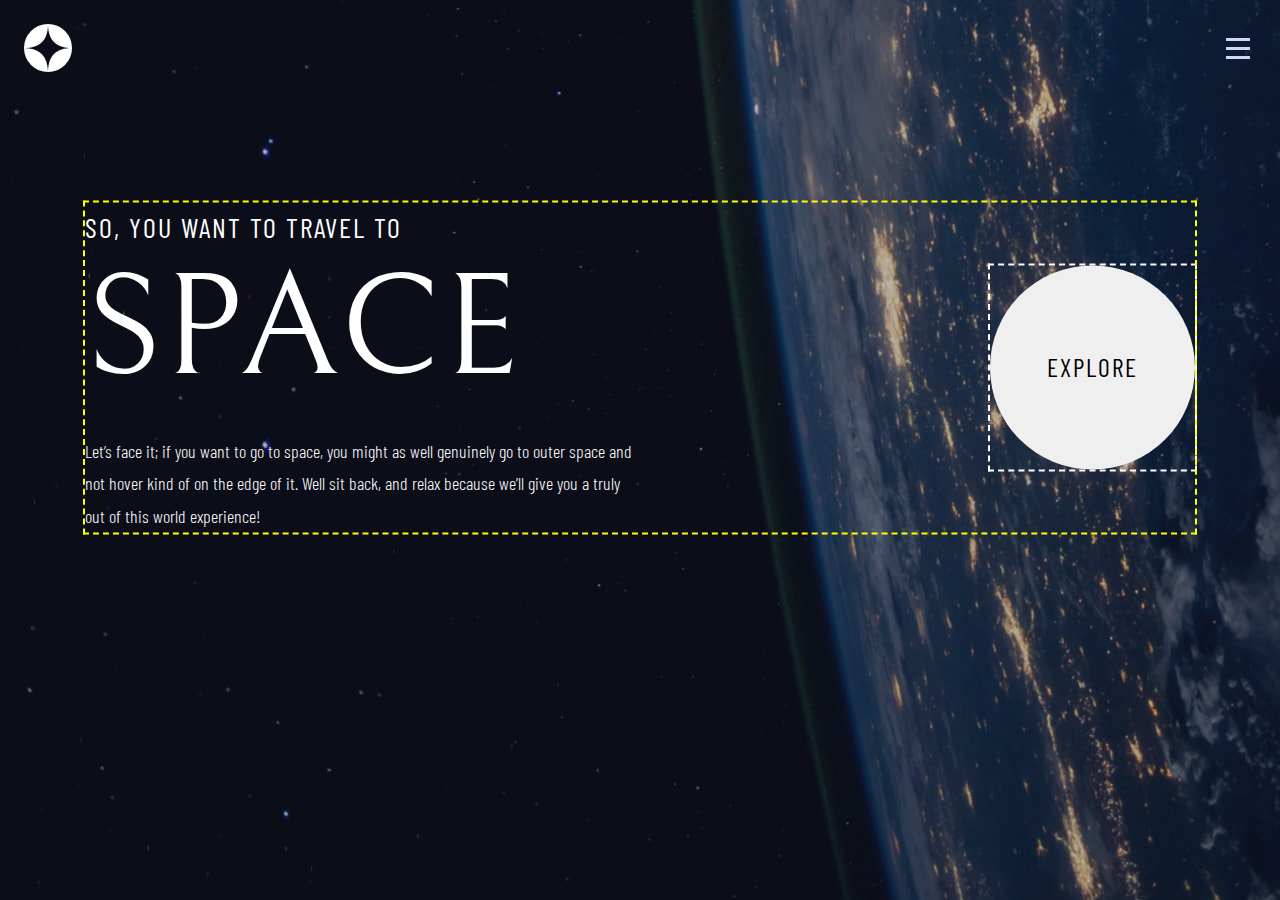
<file: starter-code/index.html>
<!DOCTYPE html>
<html lang="en">
<head>
  <meta charset="UTF-8">
  <meta name="viewport" content="width=device-width, initial-scale=1.0">

  <link rel="icon" type="image/png" sizes="32x32" href="./assets/favicon-32x32.png">
  <link rel="stylesheet" href="home.css" media="all">
  <script src="main.js" defer></script>
  <link rel="preconnect" href="https://fonts.googleapis.com">
  <link rel="preconnect" href="https://fonts.gstatic.com" crossorigin>
  <link href="https://fonts.googleapis.com/css2?family=Barlow+Condensed:ital,wght@0,100;0,200;0,300;0,400;0,500;0,600;0,700;0,800;0,900;1,100;1,200;1,300;1,400;1,500;1,600;1,700;1,800;1,900&family=Bellefair&display=swap" rel="stylesheet">

  <title>Frontend Mentor | Space tourism website</title>
</head>
<body class="overlay-homepage">

	<div class="wrapper">
		<header>
			<nav class="nav-wrapper">
			  <img src="./assets/shared/logo.svg" alt="">
			  <button class="hamburger-btn-open"><img src="./assets/shared/icon-hamburger.svg" alt=""></button>
			  <div class="nav-menu-drawer h" >
				  <button class="hamburger-btn-close"><img src="./assets/shared/icon-close.svg" alt=""></button>
				  <ul class= "list-wrapper">
					  <li role="list"><a class="li-item" href="./index.html"><span>00</span> Home</a></li>
					  <li role="list"><a class="li-item" href="./destination.html"><span>01</span> Destination</a></li>
					  <li role="list"><a class="li-item" href="./crew.html"><span>02</span> Crew</a></li>
					  <li role="list"><a class="li-item" href="./technology.html"><span>03</span> Technology</a></li>
				  </ul>
			</div>
			</nav> 
		</header>
		<main class="card-wrapper">
			<div class="card">
				<h1 class="card--title">So, you want to travel to</br>
		  <span>Space</span>
			</h1>
			  <p>
				Let’s face it; if you want to go to space, you might as well genuinely go to 
				outer space and not hover kind of on the edge of it. Well sit back, and relax 
				because we’ll give you a truly out of this world experience!
			  </p>

			</div>
			  <div class="explore-btn-wrapper"><button class="explore-btn">Explore</button></div>
		</main>
	</div>



</body>
</html>
</file>
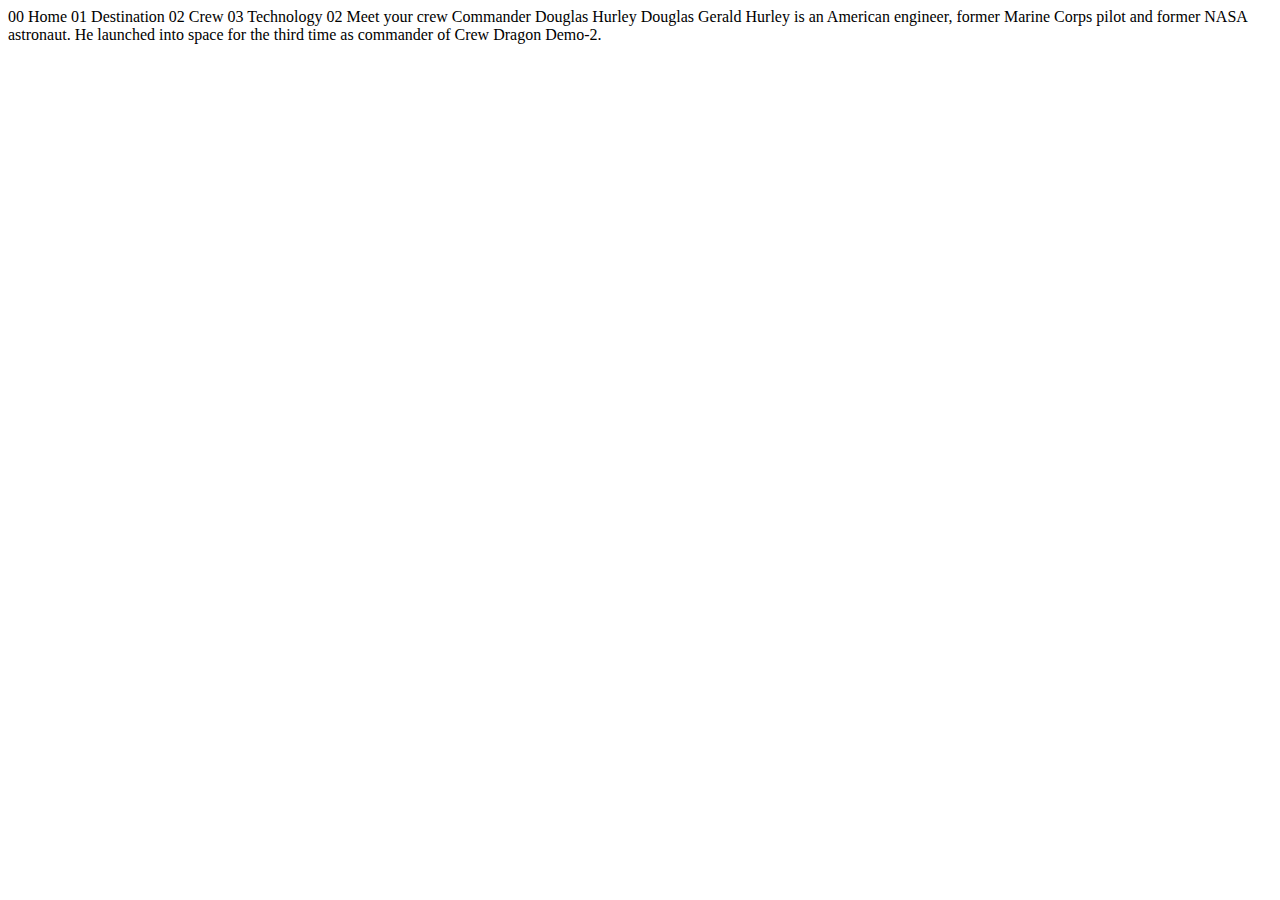
<file: starter-code/crew-commander.html>
<!DOCTYPE html>
<html lang="en">
<head>
  <meta charset="UTF-8">
  <meta name="viewport" content="width=device-width, initial-scale=1.0">

  <link rel="icon" type="image/png" sizes="32x32" href="./assets/favicon-32x32.png">
  
  <title>Frontend Mentor | Space tourism website</title>
</head>
<body>

  00 Home
  01 Destination
  02 Crew
  03 Technology

  02 Meet your crew

  Commander
  Douglas Hurley

  Douglas Gerald Hurley is an American engineer, former Marine Corps pilot 
  and former NASA astronaut. He launched into space for the third time as 
  commander of Crew Dragon Demo-2.
</body>
</html>
</file>
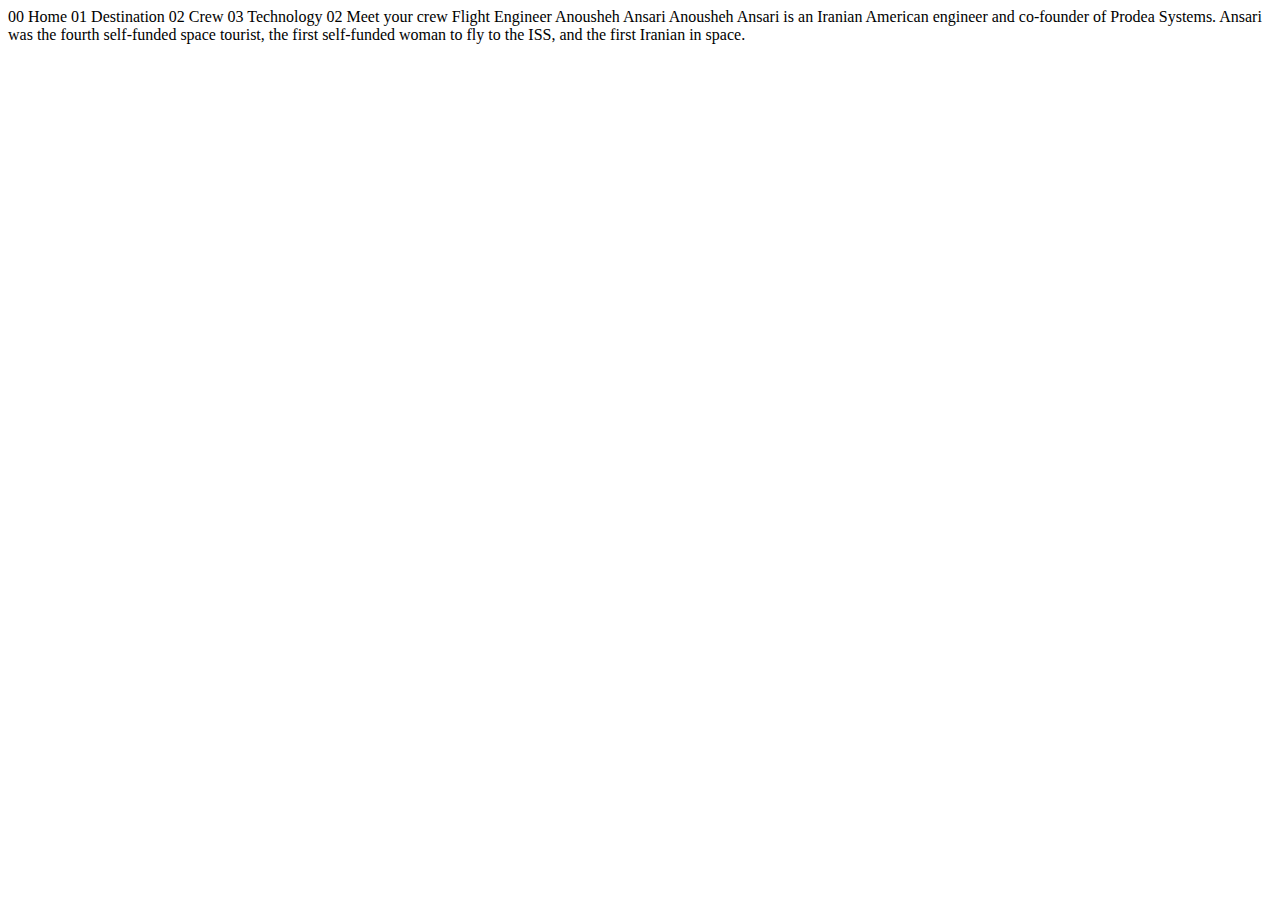
<file: starter-code/crew-engineer.html>
<!DOCTYPE html>
<html lang="en">
<head>
  <meta charset="UTF-8">
  <meta name="viewport" content="width=device-width, initial-scale=1.0">

  <link rel="icon" type="image/png" sizes="32x32" href="./assets/favicon-32x32.png">
  
  <title>Frontend Mentor | Space tourism website</title>
</head>
<body>

  00 Home
  01 Destination
  02 Crew
  03 Technology

  02 Meet your crew

  Flight Engineer
  Anousheh Ansari

  Anousheh Ansari is an Iranian American engineer and co-founder of Prodea Systems. 
  Ansari was the fourth self-funded space tourist, the first self-funded woman to 
  fly to the ISS, and the first Iranian in space. 
</body>
</html>
</file>
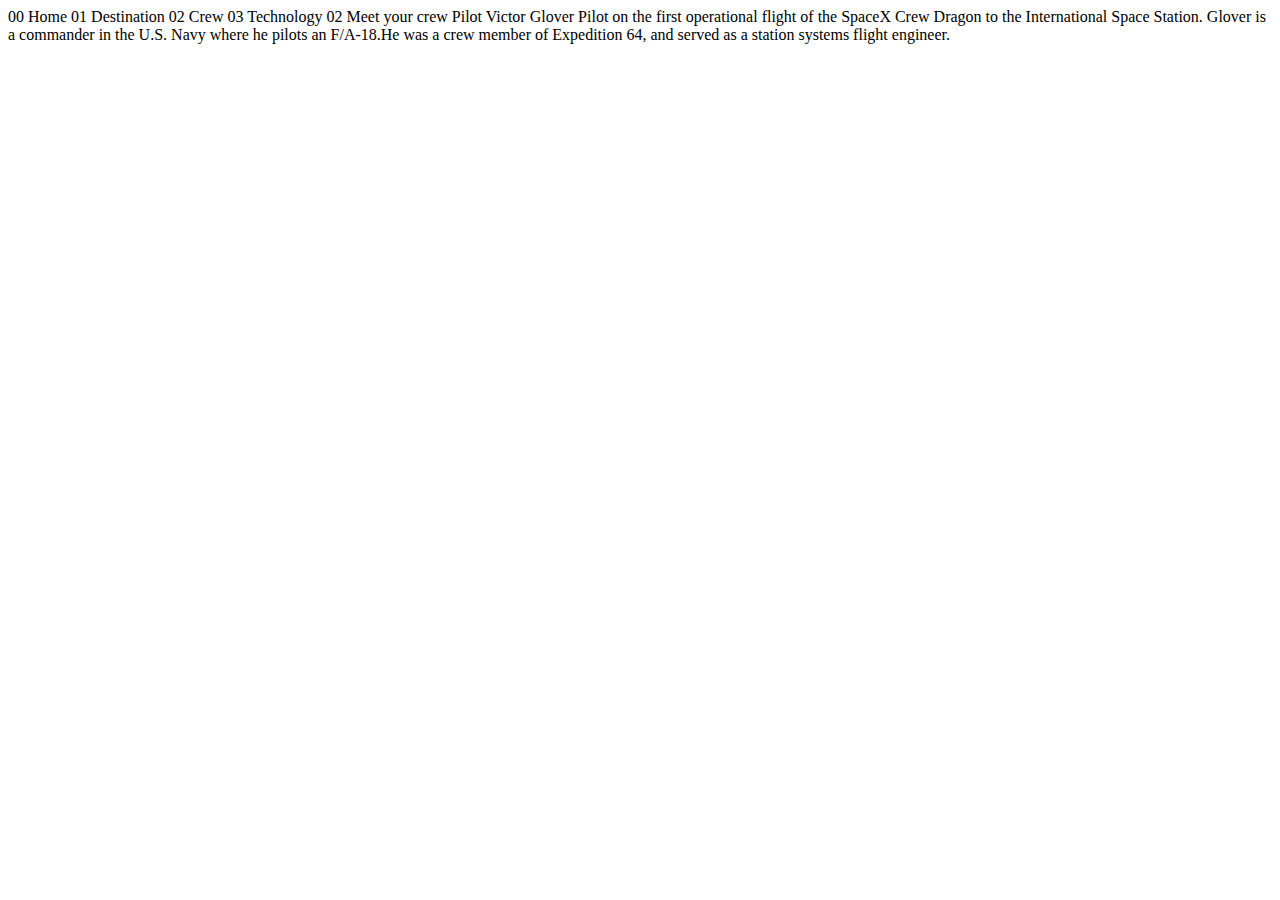
<file: starter-code/crew-pilot.html>
<!DOCTYPE html>
<html lang="en">
<head>
  <meta charset="UTF-8">
  <meta name="viewport" content="width=device-width, initial-scale=1.0">

  <link rel="icon" type="image/png" sizes="32x32" href="./assets/favicon-32x32.png">
  
  <title>Frontend Mentor | Space tourism website</title>
</head>
<body>

  00 Home
  01 Destination
  02 Crew
  03 Technology

  02 Meet your crew

  Pilot
  Victor Glover

  Pilot on the first operational flight of the SpaceX Crew Dragon to the 
  International Space Station. Glover is a commander in the U.S. Navy where 
  he pilots an F/A-18.He was a crew member of Expedition 64, and served as a 
  station systems flight engineer. 
</body>
</html>
</file>
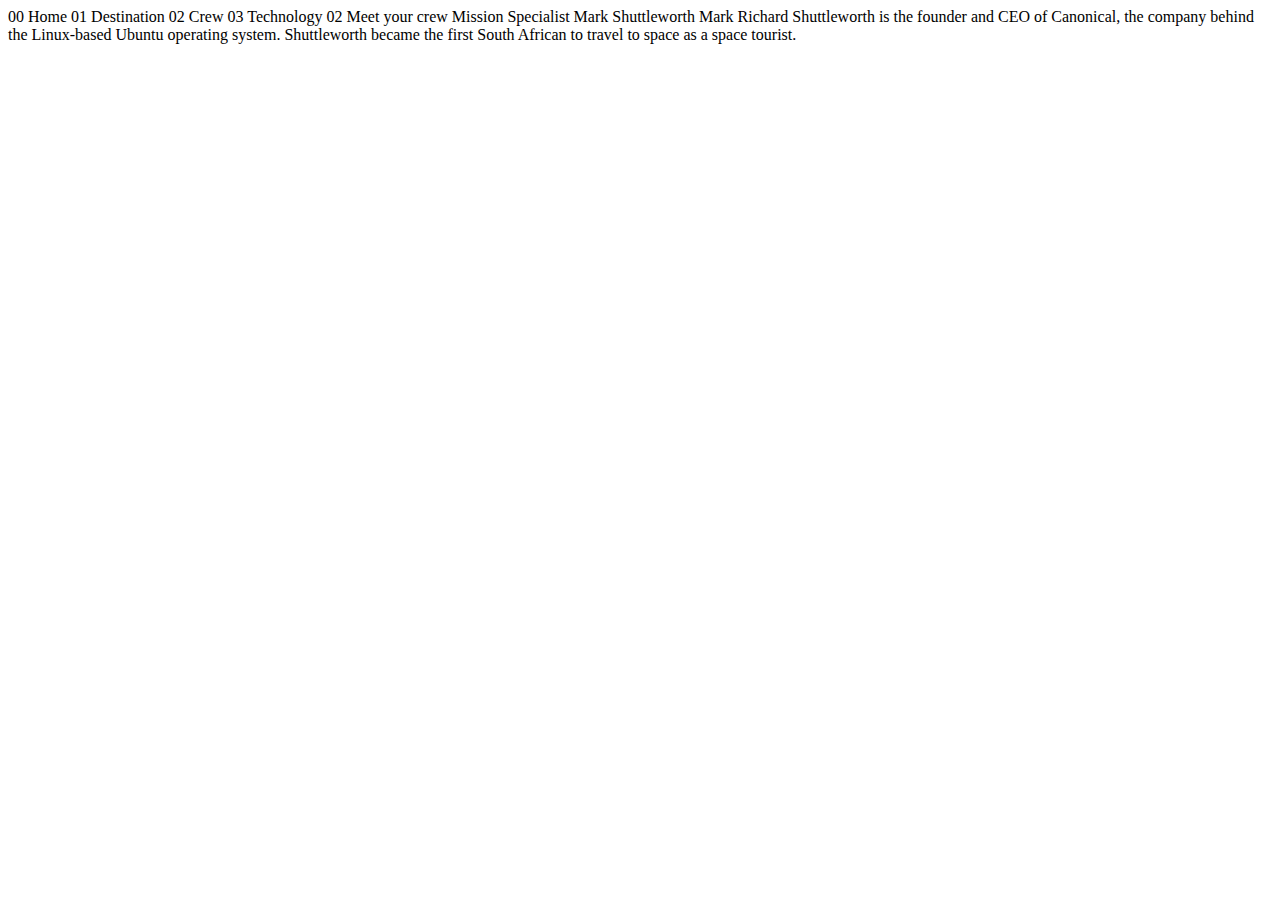
<file: starter-code/crew-specialist.html>
<!DOCTYPE html>
<html lang="en">
<head>
  <meta charset="UTF-8">
  <meta name="viewport" content="width=device-width, initial-scale=1.0">

  <link rel="icon" type="image/png" sizes="32x32" href="./assets/favicon-32x32.png">
  
  <title>Frontend Mentor | Space tourism website</title>
</head>
<body>

  00 Home
  01 Destination
  02 Crew
  03 Technology

  02 Meet your crew

  Mission Specialist
  Mark Shuttleworth

  Mark Richard Shuttleworth is the founder and CEO of Canonical, the company behind 
  the Linux-based Ubuntu operating system. Shuttleworth became the first South 
  African to travel to space as a space tourist.
</body>
</html>
</file>
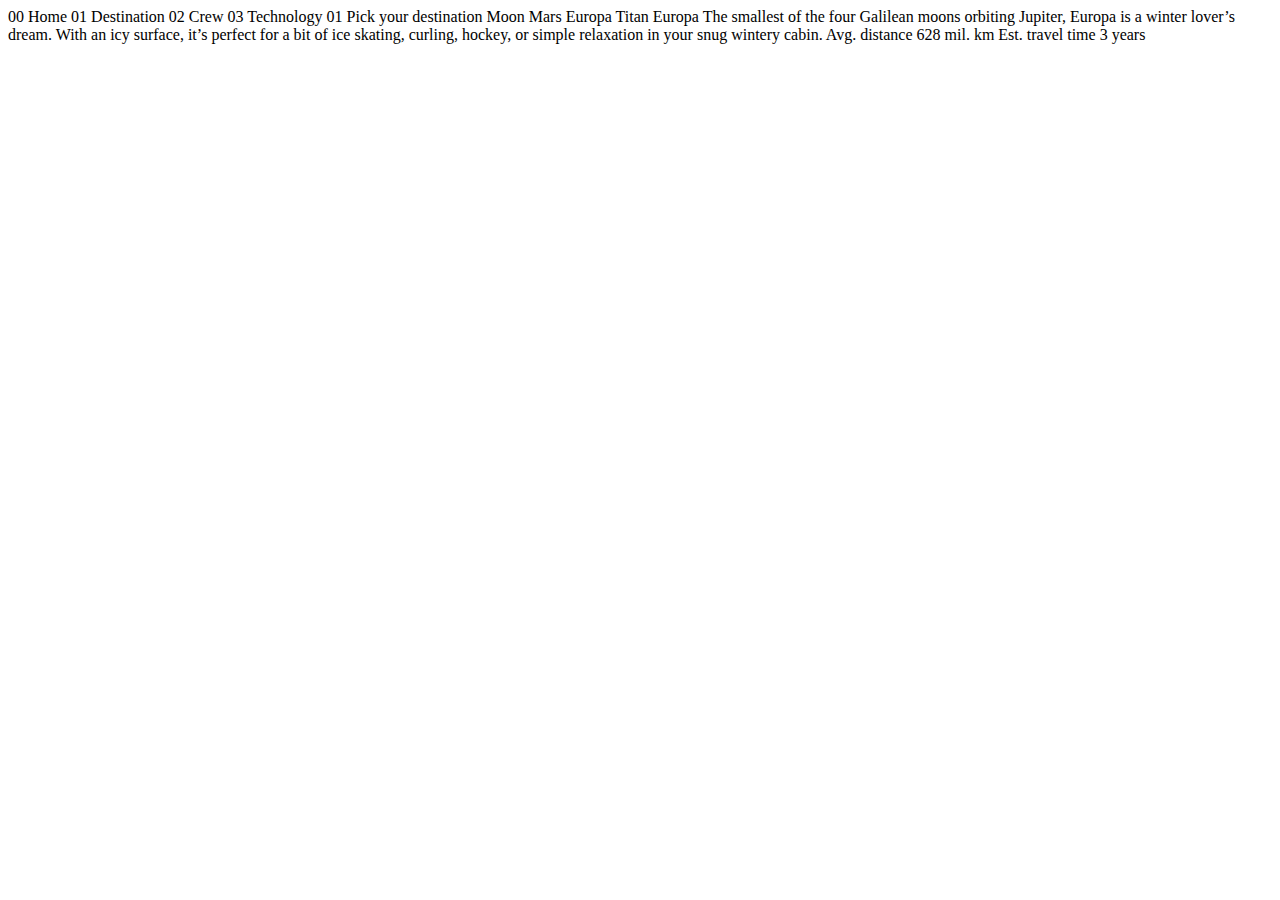
<file: starter-code/destination-europa.html>
<!DOCTYPE html>
<html lang="en">
<head>
  <meta charset="UTF-8">
  <meta name="viewport" content="width=device-width, initial-scale=1.0">

  <link rel="icon" type="image/png" sizes="32x32" href="./assets/favicon-32x32.png">
  
  <title>Frontend Mentor | Space tourism website</title>
</head>
<body>

  00 Home
  01 Destination
  02 Crew
  03 Technology

  01 Pick your destination

  Moon
  Mars
  Europa
  Titan

  Europa

  The smallest of the four Galilean moons orbiting Jupiter, Europa is a 
  winter lover’s dream. With an icy surface, it’s perfect for a bit of 
  ice skating, curling, hockey, or simple relaxation in your snug 
  wintery cabin.

  Avg. distance
  628 mil. km

  Est. travel time
  3 years
</body>
</html>
</file>
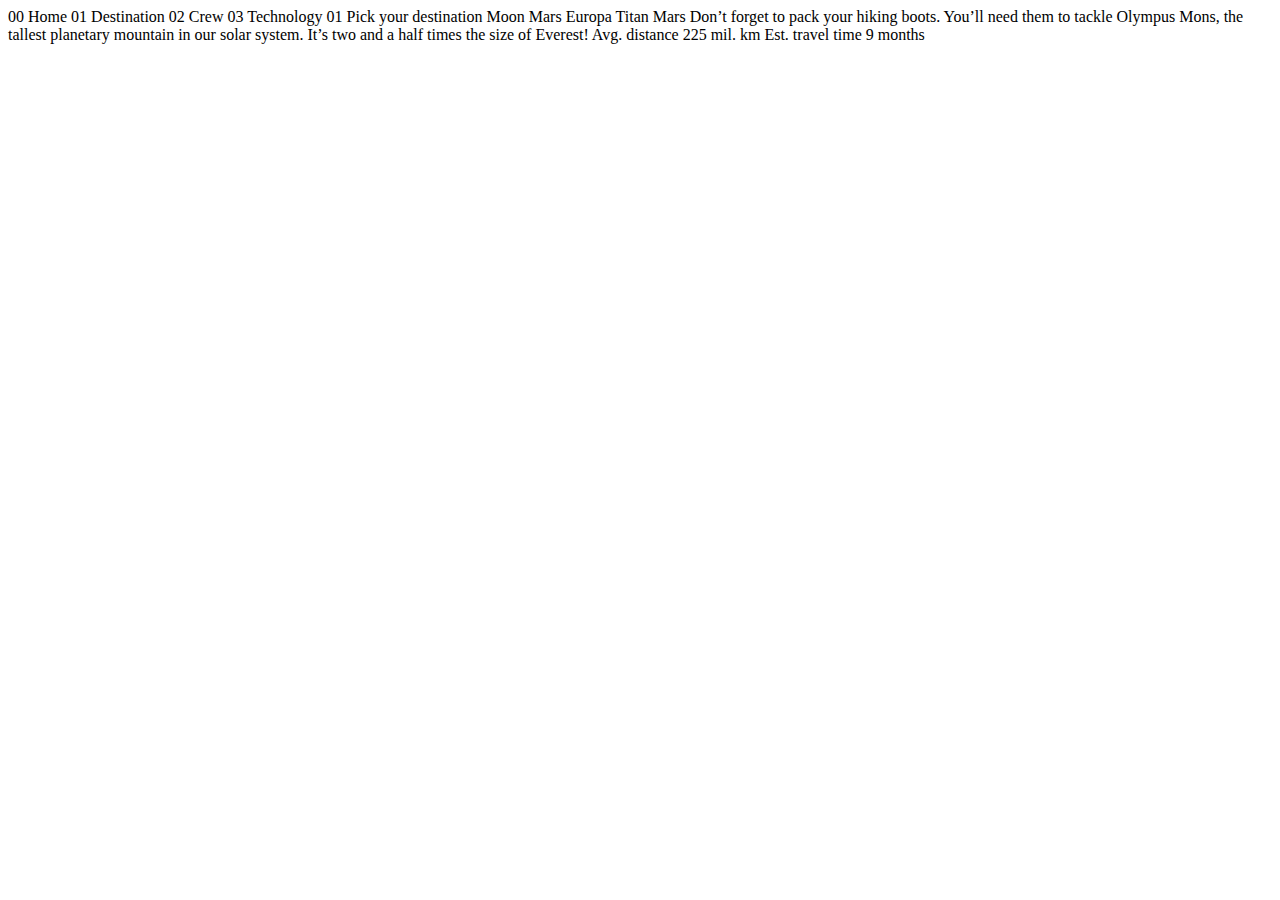
<file: starter-code/destination-mars.html>
<!DOCTYPE html>
<html lang="en">
<head>
  <meta charset="UTF-8">
  <meta name="viewport" content="width=device-width, initial-scale=1.0">

  <link rel="icon" type="image/png" sizes="32x32" href="./assets/favicon-32x32.png">
  
  <title>Frontend Mentor | Space tourism website</title>
</head>
<body>

  00 Home
  01 Destination
  02 Crew
  03 Technology

  01 Pick your destination

  Moon
  Mars
  Europa
  Titan

  Mars

  Don’t forget to pack your hiking boots. You’ll need them to tackle Olympus Mons, 
  the tallest planetary mountain in our solar system. It’s two and a half times 
  the size of Everest!

  Avg. distance
  225 mil. km

  Est. travel time
  9 months
</body>
</html>
</file>
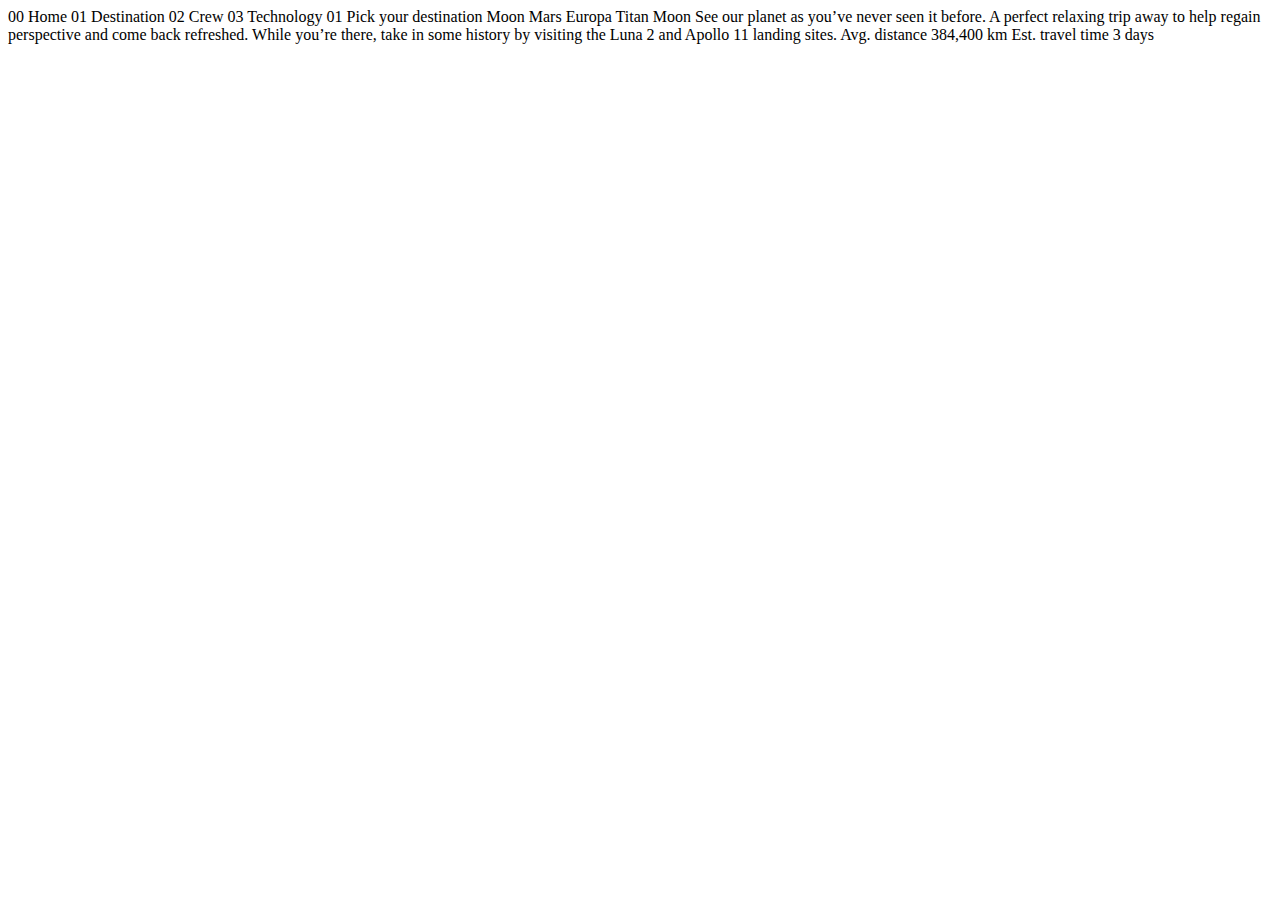
<file: starter-code/destination-moon.html>
<!DOCTYPE html>
<html lang="en">
<head>
  <meta charset="UTF-8">
  <meta name="viewport" content="width=device-width, initial-scale=1.0">

  <link rel="icon" type="image/png" sizes="32x32" href="./assets/favicon-32x32.png">
  
  <title>Frontend Mentor | Space tourism website</title>
</head>
<body>

  00 Home
  01 Destination
  02 Crew
  03 Technology

  01 Pick your destination

  Moon
  Mars
  Europa
  Titan

  Moon

  See our planet as you’ve never seen it before. A perfect relaxing trip away to help 
  regain perspective and come back refreshed. While you’re there, take in some history 
  by visiting the Luna 2 and Apollo 11 landing sites.

  Avg. distance
  384,400 km

  Est. travel time
  3 days
</body>
</html>
</file>
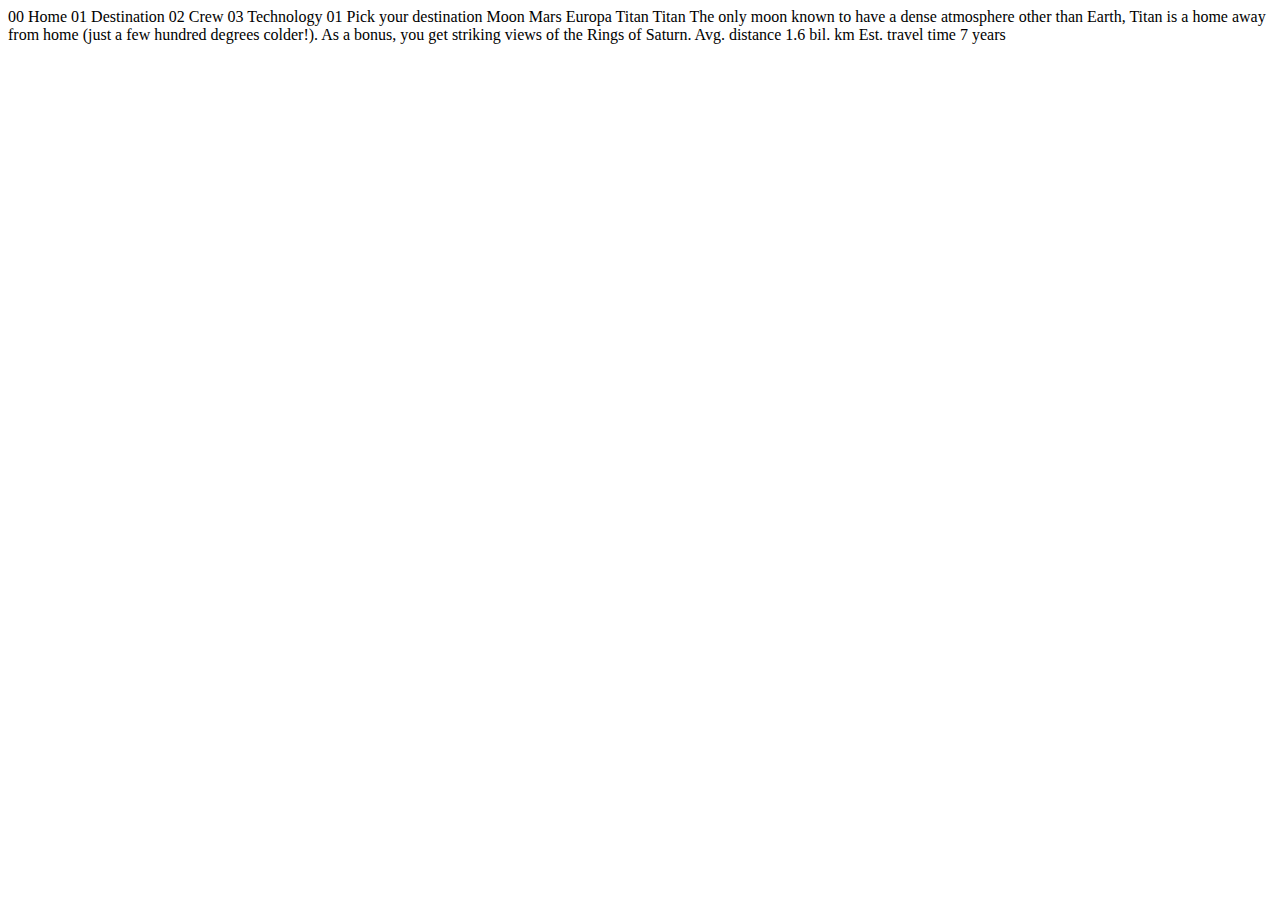
<file: starter-code/destination-titan.html>
<!DOCTYPE html>
<html lang="en">
<head>
  <meta charset="UTF-8">
  <meta name="viewport" content="width=device-width, initial-scale=1.0">

  <link rel="icon" type="image/png" sizes="32x32" href="./assets/favicon-32x32.png">
  
  <title>Frontend Mentor | Space tourism website</title>
</head>
<body>

  00 Home
  01 Destination
  02 Crew
  03 Technology

  01 Pick your destination

  Moon
  Mars
  Europa
  Titan

  Titan

  The only moon known to have a dense atmosphere other than Earth, Titan 
  is a home away from home (just a few hundred degrees colder!). As a 
  bonus, you get striking views of the Rings of Saturn.

  Avg. distance
  1.6 bil. km

  Est. travel time
  7 years
</body>
</html>
</file>
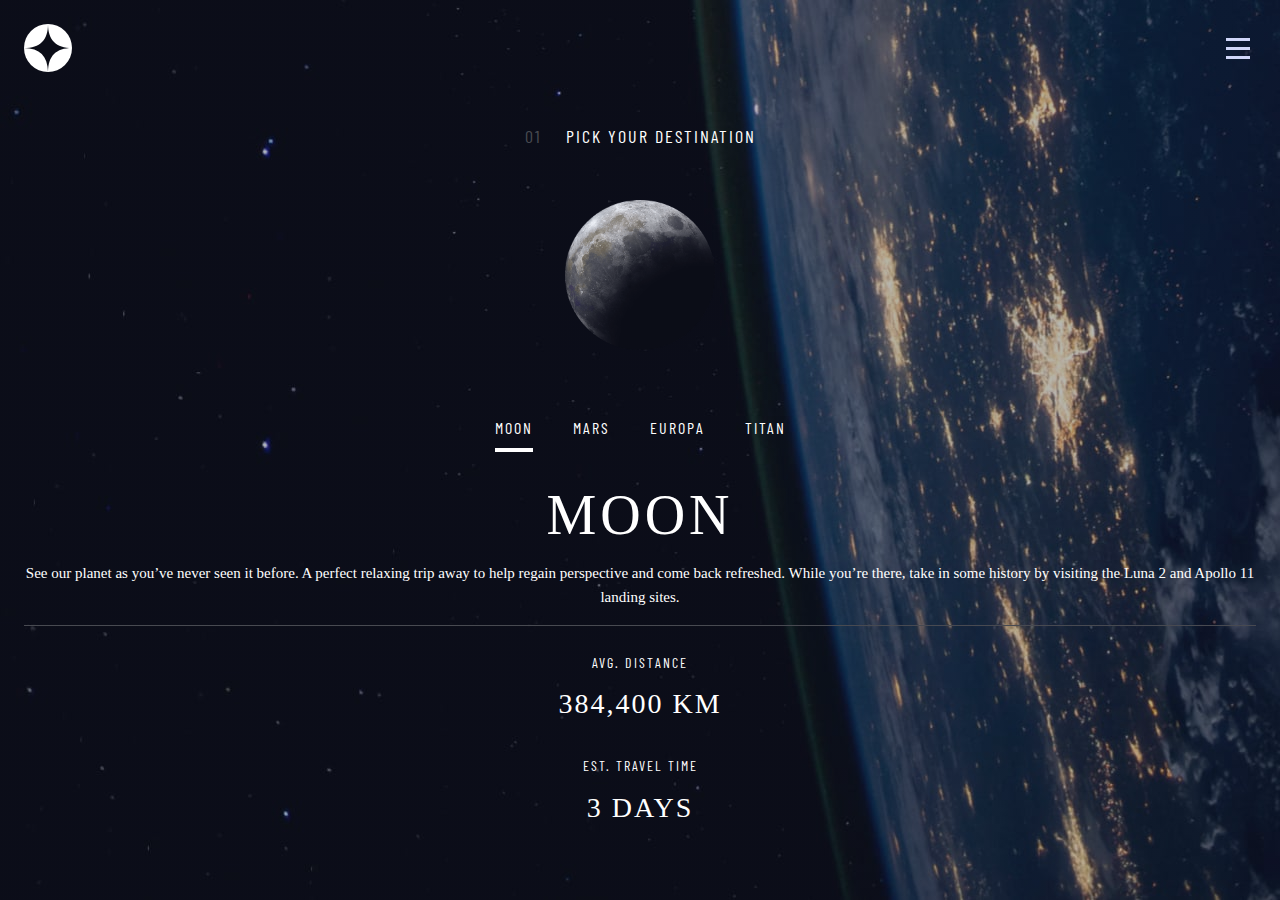
<file: starter-code/destination.html>
<!DOCTYPE html>
<html lang="en">
<head>
  <meta charset="UTF-8">
  <meta name="viewport" content="width=device-width, initial-scale=1.0">

  <link rel="icon" type="image/png" sizes="32x32" href="./assets/favicon-32x32.png">
  <link rel="stylesheet" href="destination.css" media="all">
  <link rel="stylesheet" href="home.css" media="all">
  <script src="main.js" defer></script>
  <link rel="preconnect" href="https://fonts.googleapis.com">
  <link rel="preconnect" href="https://fonts.gstatic.com" crossorigin>
  <link href="https://fonts.googleapis.com/css2?family=Barlow+Condensed:ital,wght@0,100;0,200;0,300;0,400;0,500;0,600;0,700;0,800;0,900;1,100;1,200;1,300;1,400;1,500;1,600;1,700;1,800;1,900&family=Bellefair&display=swap" rel="stylesheet">

  <title>Frontend Mentor | Space tourism website</title>
</head>
<body class="overlay-homepage">

	<div>
		<header>
			<nav class="nav-wrapper">
			  <img src="./assets/shared/logo.svg" alt="">
			  <button class="hamburger-btn-open"><img src="./assets/shared/icon-hamburger.svg" alt=""></button>
			  <div class="nav-menu-drawer h">
				  <button class="hamburger-btn-close"></button>
				  <ul class="list-wrapper">
					  <li role="list"><a href="./index.html"><span>00</span> Home</a></li>
					  <li role="list"><a><span>01</span> Destination</a></li>
					  <li role="list"><a><span>02</span> Crew</a></li>
					  <li role="list"><a><span>03</span> Technology</a></li>
				  </ul>
			  </div>
			</nav>
		</header>

		<main class="wrapper">
			<div>
				<h1><span class="accent-color">01</span> Pick your destination</h1>

				<div class="planet-wrapper">
					<img class="img moon"src="./assets/destination/image-moon.png" alt="">
				</div>

				<div class="checkboxes-wrapper">
					<label for="#">Moon<input type="checkbox" checked></label>
					<label for="#">Mars<input type="checkbox"></label>
					<label for="#">Europa<input type="checkbox"></label>
					<label for="#">Titan<input type="checkbox"></label>
				</div>

				<div class="destination-card moon">
					<h2>Moon</h2>
					<p>
					  See our planet as you’ve never seen it before. A perfect relaxing trip away to help 
					  regain perspective and come back refreshed. While you’re there, take in some history 
					  by visiting the Luna 2 and Apollo 11 landing sites.
					</p>
				</div>

				<div class="stats moon">
					<div class="stat">
						<h3>Avg. Distance</h3>
						<span class="distance__moon">384,400 KM</span>
					</div>
					<div class="stat">
						<h3>est. travel time</h3>
						<span class="eta__moon">3 days</span>
					</div>
				</div>

					<div class="destination-card mars h">
						<h2>Mars</h2>
						<p>
							Don't forget to pack your hiking boots. You'll need them to tackle Olympus Mons, the tallest planetary mountain in our solar system. It's two and a half times the size of Everest!
						</p>
					</div>

					<div class="destination-card europa h">
						<h2>Europa</h2>
						<p>
							The smallest of the four Galilean moons orbiting Jupiter, Europa is a winter lover's dream. With an icy surface, it's perfect for a bit of ice skating, curling, hockey, or simple relaxation in your snug wintery cabin.
						</p>
					</div>

					<div class="destination-card titan h">
						<h2>Titan</h2>
						<p>
							The only moon known to have a dense atmosphere other than Earth, Titan is a home away from home (just a few hundred degrees colder!). As a bonus, you get striking views of the Rings of Saturn.
						</p>
						
						
					</div>


<!--
					<div class="stats mars h">
						<div class="stat">
							<h3>Avg. Distance</h3>
							<span class="distance__mars"></span>
						</div>
						<div class="stat">
							<h3>est. travel time</h3>
							<span class="eta__mars">3 years</span>
						</div>
					</div>

					<div class="stats europa h">
						<div class="stat">
							<h3>Avg. Distance</h3>
							<span class="distance__europa">628 mil. km</span>
						</div>
						<div class="stat">
							<h3>est. travel timee</h3>
							<span class="eta__europa">3 years</span>
						</div>
					</div>

					<div class="stats titan h">
						<div class="stat">
							<h3>Avg. Distance</h3>
							<span class="distance__titan">628 mil. km</span>
						</div>
						<div class="stat">
							<h3>est. travel time</h3>
							<span class="eta__titan">3 years</span>
						</div>
					</div>
-->

			</div>
		</main>

	</body>
	</html>
</file>
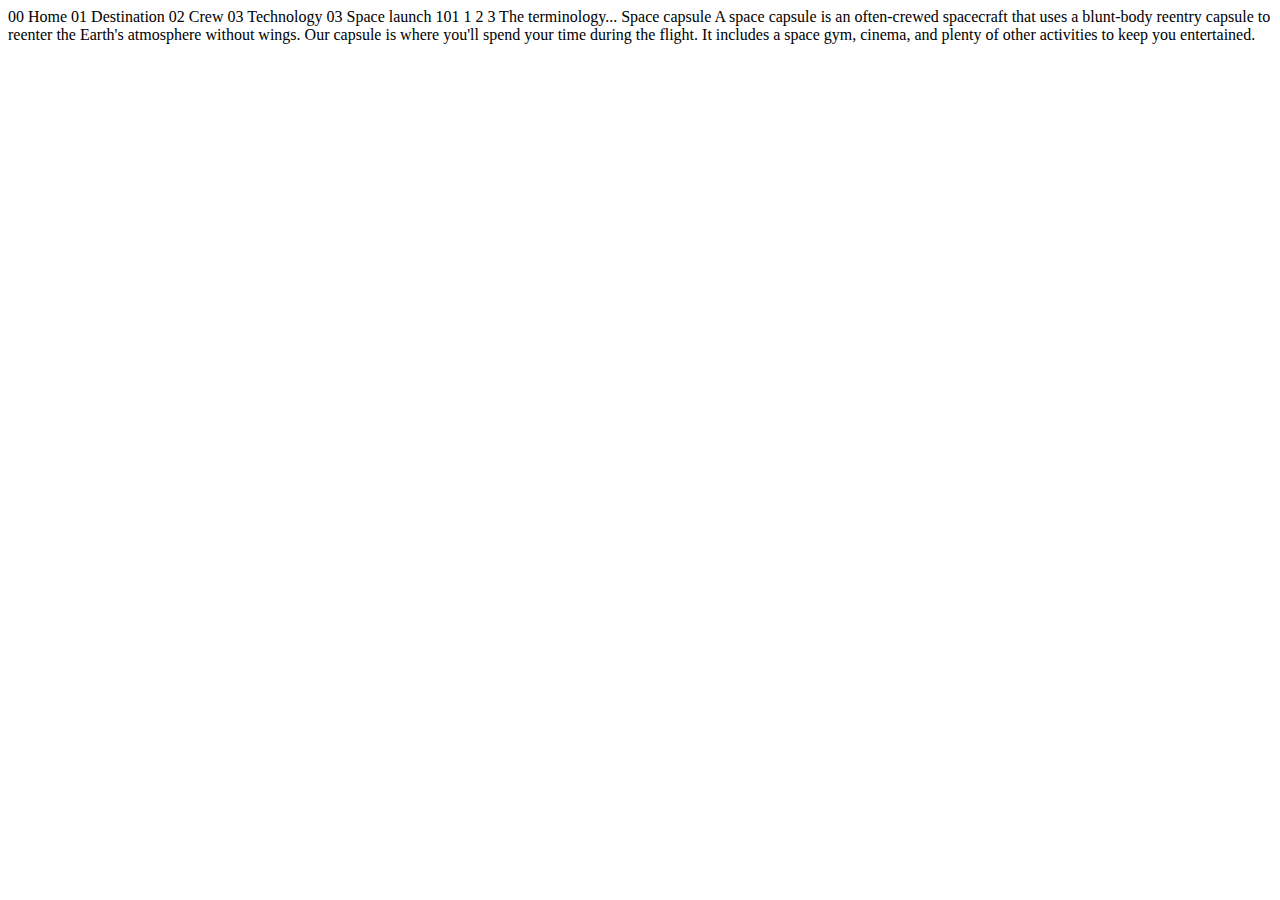
<file: starter-code/technology-capsule.html>
<!DOCTYPE html>
<html lang="en">
<head>
  <meta charset="UTF-8">
  <meta name="viewport" content="width=device-width, initial-scale=1.0">

  <link rel="icon" type="image/png" sizes="32x32" href="./assets/favicon-32x32.png">
  
  <title>Frontend Mentor | Space tourism website</title>
</head>
<body>

  00 Home
  01 Destination
  02 Crew
  03 Technology

  03 Space launch 101

  1
  2
  3

  The terminology...
  Space capsule

  A space capsule is an often-crewed spacecraft that uses a blunt-body reentry 
  capsule to reenter the Earth's atmosphere without wings. Our capsule is where 
  you'll spend your time during the flight. It includes a space gym, cinema, 
  and plenty of other activities to keep you entertained.
</body>
</html>
</file>
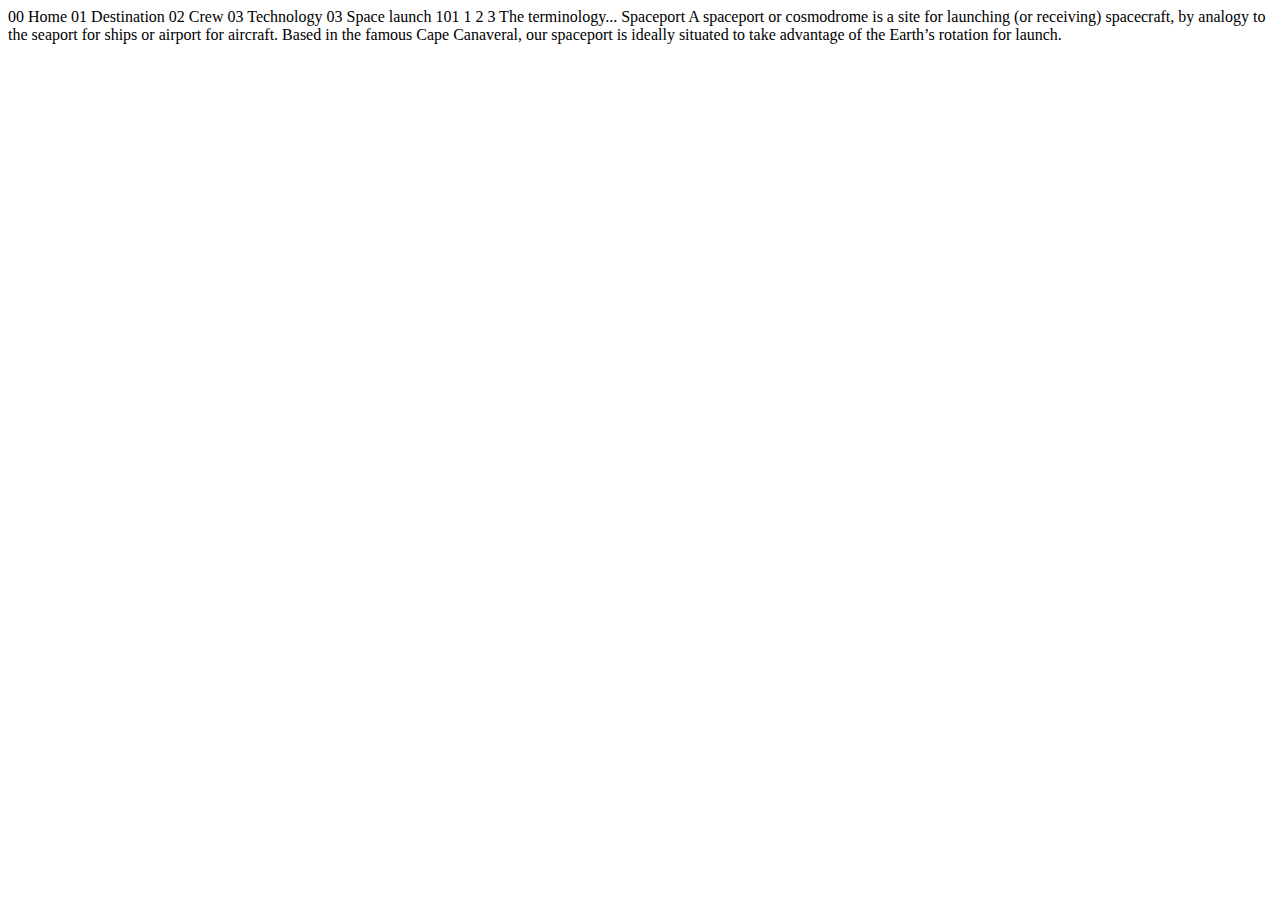
<file: starter-code/technology-spaceport.html>
<!DOCTYPE html>
<html lang="en">
<head>
  <meta charset="UTF-8">
  <meta name="viewport" content="width=device-width, initial-scale=1.0">

  <link rel="icon" type="image/png" sizes="32x32" href="./assets/favicon-32x32.png">
  
  <title>Frontend Mentor | Space tourism website</title>
</head>
<body>

  00 Home
  01 Destination
  02 Crew
  03 Technology

  03 Space launch 101

  1
  2
  3

  The terminology...
  Spaceport

  A spaceport or cosmodrome is a site for launching (or receiving) spacecraft, 
  by analogy to the seaport for ships or airport for aircraft. Based in the 
  famous Cape Canaveral, our spaceport is ideally situated to take advantage 
  of the Earth’s rotation for launch.
</body>
</html>
</file>
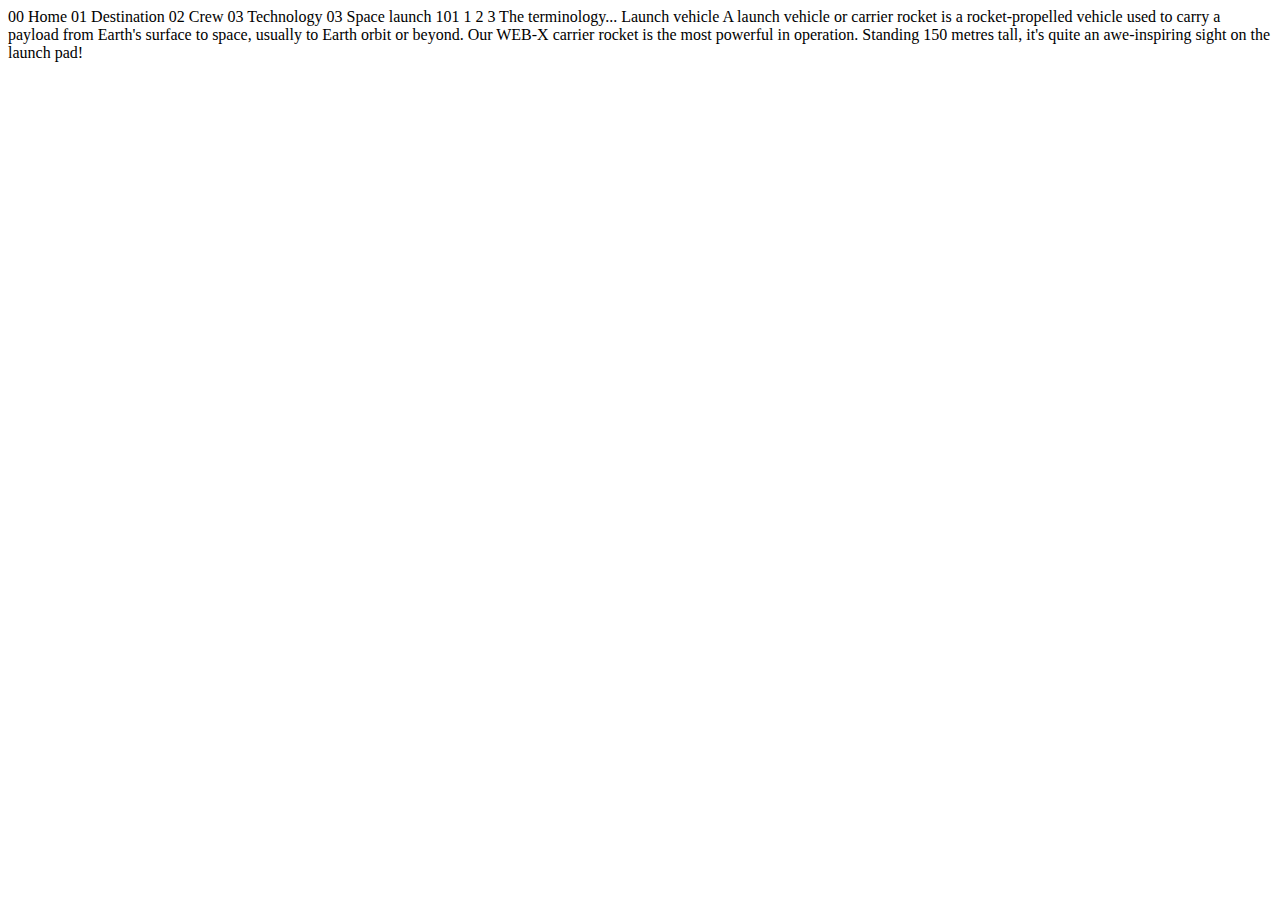
<file: starter-code/technology-vehicle.html>
<!DOCTYPE html>
<html lang="en">
<head>
  <meta charset="UTF-8">
  <meta name="viewport" content="width=device-width, initial-scale=1.0">

  <link rel="icon" type="image/png" sizes="32x32" href="./assets/favicon-32x32.png">
  
  <title>Frontend Mentor | Space tourism website</title>
</head>
<body>

  00 Home
  01 Destination
  02 Crew
  03 Technology

  03 Space launch 101

  1
  2
  3

  The terminology...
  Launch vehicle

  A launch vehicle or carrier rocket is a rocket-propelled vehicle used to carry a 
  payload from Earth's surface to space, usually to Earth orbit or beyond. Our 
  WEB-X carrier rocket is the most powerful in operation. Standing 150 metres tall, 
  it's quite an awe-inspiring sight on the launch pad!
</body>
</html>
</file>
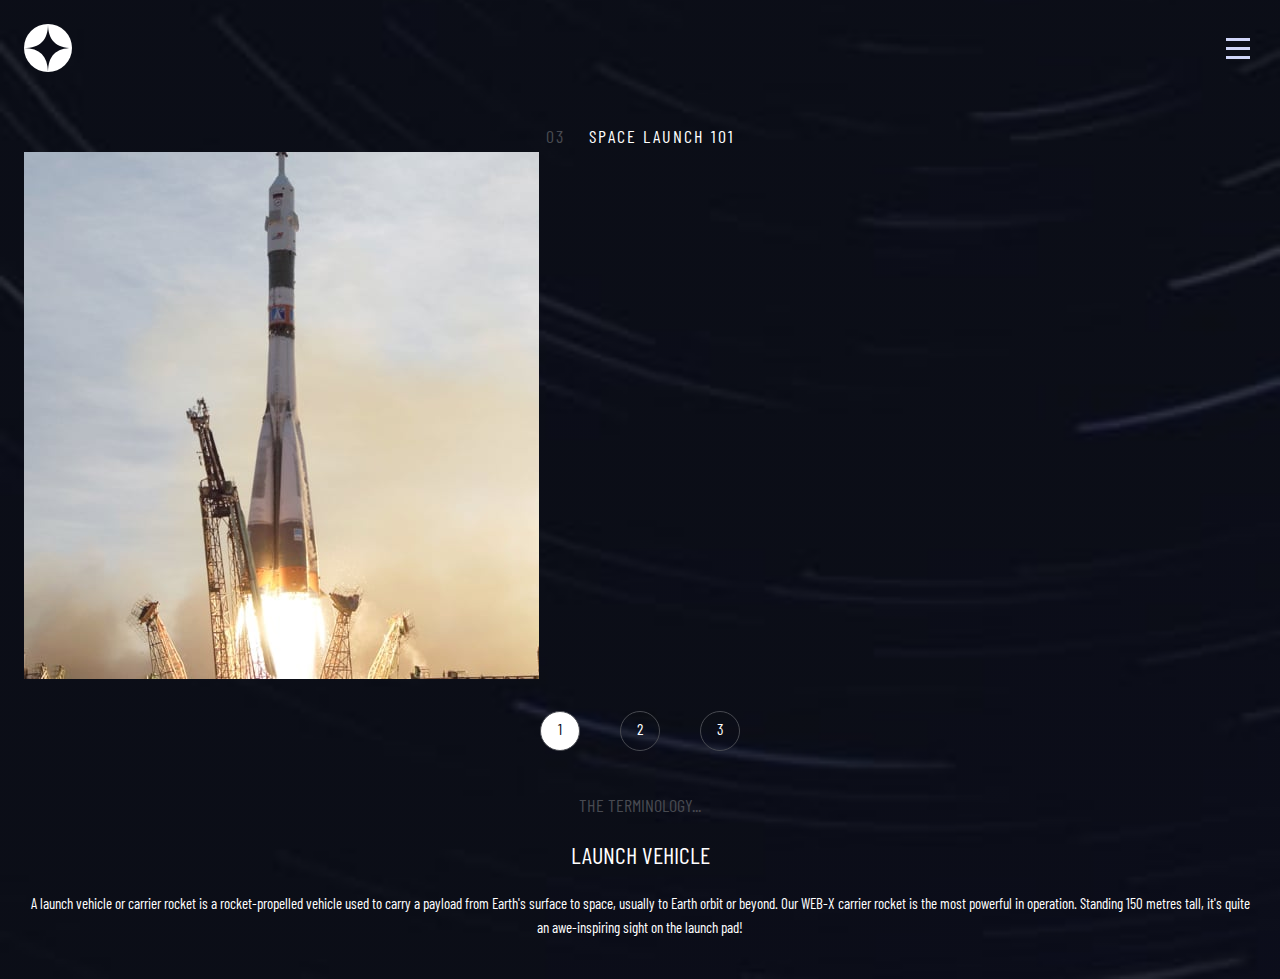
<file: starter-code/technology.html>
<!DOCTYPE html>
<html lang="en">
<head>
  <meta charset="UTF-8">
  <meta name="viewport" content="width=device-width, initial-scale=1.0">

  <link rel="icon" type="image/png" sizes="32x32" href="./assets/favicon-32x32.png">
  <link rel="stylesheet" href="home.css" media="all">
  <link rel="stylesheet" href="technology.css" media="all">
  <script src="main.js" defer></script>
  <link rel="preconnect" href="https://fonts.googleapis.com">
  <link rel="preconnect" href="https://fonts.gstatic.com" crossorigin>
  <link href="https://fonts.googleapis.com/css2?family=Barlow+Condensed:ital,wght@0,100;0,200;0,300;0,400;0,500;0,600;0,700;0,800;0,900;1,100;1,200;1,300;1,400;1,500;1,600;1,700;1,800;1,900&family=Bellefair&display=swap" rel="stylesheet">

  <title>Frontend Mentor | Space tourism website</title>
</head>
<body class= "overlay-homepage">

	<div>
		<header>
			<nav class="nav-wrapper">
			  <img src="./assets/shared/logo.svg" alt="">
			  <button class="hamburger-btn-open"><img src="./assets/shared/icon-hamburger.svg" alt=""></button>
			  <div class="nav-menu-drawer h">
				  <button class="hamburger-btn-close"><img src="./assets/shared/icon-close.svg" alt=""></button>
				  <ul class="list-wrapper">
					  <li role="list"><a href="./index.html"><span>00</span> Home</a></li>
					  <li role="list"><a><span>01</span> Destination</a></li>
					  <li role="list"><a><span>02</span> Crew</a></li>
					  <li role="list"><a><span>03</span> Technology</a></li>
				  </ul>
			  </div>
			</nav>
		</header>

		<main>

			<h1><span class="accent-color">03</span>Space launch 101</h1>

			<div><img src= "./assets/technology/image-launch-vehicle-portrait.jpg" alt=""></div>

		<div>
			<div class="checkbox-wrapper"><!--this is flex but still part of same grid col as the tech-card class below-->
				<div class="label-wrapper" ><label for="#">1<input type="checkbox" checked></label></div>
				<div class="label-wrapper" ><label for="#">2<input type="checkbox"></label></div>
				<div class="label-wrapper" ><label for="#">3<input type="checkbox"></label></div>
			</div>

		<div class="tech-card-vehicle">
			  <h2 class="accent-color">The terminology...</h2>
			  <h3>Launch vehicle</h3>
			<p>
			  A launch vehicle or carrier rocket is a rocket-propelled vehicle used to carry a 
			  payload from Earth's surface to space, usually to Earth orbit or beyond. Our 
			  WEB-X carrier rocket is the most powerful in operation. Standing 150 metres tall, 
			  it's quite an awe-inspiring sight on the launch pad!
			</p>
		</div>

		</div>
		</main>

	</body>
	</html>
</file>
<file: starter-code/home.css>
*, *::before, *::after { box-sizing: border-box; }
* { margin: 0; }
body { line-height: 1.5; -webkit-font-smoothing: antialiased; }
img, picture, video, canvas, svg { display: block; max-width: 100%; }
input, button, textarea, select { font: inherit; }
p, h1, h2, h3, h4, h5, h6 { overflow-wrap: break-word; }
p { text-wrap: pretty; }
h1, h2, h3, h4, h5, h6 { text-wrap: balance; }
#root, #__next { isolation: isolate; }
li[role="list"]{ list-style:none; padding: 0; margin: 0; }

:root{
	/* colors */
	--blue-900: hsl(230,35%,7%);
	--blue-300: hsl(231,77%,90%);
	--white: hsl(0,0%,100%);

	/* typography */
	--fs-preset-1-desktop: 9rem;
	--fs-preset-2-desktop: 6.25rem;
	--fs-preset-3-desktop: 3.5rem;
	--fs-preset-4-desktop: 2rem;
	--fs-preset-5-desktop: 1.75rem;
	--fs-preset-7-desktop: .875rem;
	--fs-preset-8-desktop: 1rem;
	--fs-preset-9-desktop: 1.125rem;

	--fs-preset-2-tablet: 5rem;
	--fs-preset-3-tablet: 2.5rem;
	--fs-preset-4-tablet: 1.5rem;
	--fs-preset-5-tablet: 1.25rem;
	--fs-preset-9-tablet: 1rem;

	--fs-preset-1-mobile: 5rem;
	--fs-preset-2-mobile: 3.5rem;
	--fs-preset-3-mobile: 1.5rem;
	--fs-preset-4-mobile: 1.125rem;
	--fs-preset-6-mobile: 1rem;
	--fs-preset-8-mobile: .875rem;
	--fs-preset-9-mobile: .9375rem;

	/* spacing */
	--spc-1600: 8rem;
	--spc-1200: 6rem;
	--spc-1000: 5rem;
	--spc-800: 4rem;
	--spc-600: 3rem;
	--spc-500: 2.5rem;
	--spc-400: 2rem;
	--spc-300: 1.5rem;
	--spc-200: 1rem;
	--spc-150: .75rem;
	--spc-100: .5rem;
	--spc-50: .25rem;
	--spc-25: .125rem;

}

/* utility classes */
.overlay-homepage{
	border-image: fill 1 linear-gradient(hsl(230, 35%, 7%, .3), hsl(230, 35%, 7%, .3));

}
.emphasize{
	font-family: 'Bellefair';
	font-size: var(--fs-preset-2);
	letter-spacing: 0px;
}

.single-planet-venus{
	font-family: 'Bellefair';
	font-size: var(--fs-preset-2);
	letter-spacing: 0px;
}

.double-planet{
	font-family: 'Bellefair';
	font-size: var(--fs-preset-3);
	letter-spacing: 0px;
}

.triple-planet{
	font-family: 'Bellefair';
	font-size: var(--fs-preset-4);
	letter-spacing: 0px;
}

.subtitle{
 	font-size: 1rem;
	font-weight: 400;
	letter-spacing: .125rem;
	font-family: 'Bellefair';
}
.h{
	display: none;
}

body{
    background-image: url('./assets/home/background-home-mobile.jpg');
    background-size: cover;
    background-position: center;
    background-repeat: no-repeat;
    background-attachment: fixed;
    min-height:100vh;
    text-transform: uppercase;
    font-family: 'Barlow Condensed', 'sans-serif';
    color: var(--white);
    font-size: var(--fs-preset-5-mobile);
    line-height: 1.8;
    padding: var(--spc-300);

    @media (min-width: 1024px){
    background-image: url('./assets/home/background-home-desktop.jpg');
    }

}

/*
.nav-card-wrapper{
	display: grid;
	grid-template-rows: 1fr 1fr;

}
*/

 .nav-wrapper{
	 display: flex;
	 justify-content:space-between;
	 margin-bottom: 48px;
	 font-family: "Barlow Condensed";
	 font-size: var(--fs-preset-8-desktop);
	 letter-spacing: 2px;

	span{
		font-weight: 700;
	}
	.nav-menu-drawer{
		position: absolute;
		top: 0;
		bottom: 0;
		right: 0;		
		width: 70%;
		backdrop-filter: blur(40px);

		button{
			display: block;
			margin: 32px 24px 32px auto;
		}
	}                         
	
 }
 .list-wrapper{
	 display: grid;
	 gap: 32px;
	 margin-top: 48px;

	 .li-item{
		 display: inline-block;
		 color: white;
		 text-decoration: none;
	 }

 }

 .card-wrapper{
	 display: grid;
	 grid-template-rows: 1fr 1fr;
	 max-width: min(512px, 100%);
	 margin-inline: auto;
	 outline: 2px dashed yellow;

	 @media (min-width: 1024px){
		 grid-template-columns: 1fr 1fr;
		 grid-template-rows: 1fr;
		 max-width: min(1110px, 100%);
		 transform: translateY(25%);

		 & .card{
			 text-align: left;
			 grid-column: 1 / 2;
		 }
		 
		 & .card .card--title{
			 font-family: "Barlow Condensed";
			 font-size: var(--fs-preset-5-desktop);
		 }

		 & .card span{
			 font-family: "Bellefair";
			 font-size: var(--fs-preset-1-desktop);
			 line-height: 1.1;
		 }

		 & div:last-child {
			 grid-column: 2 / 3;
			 grid-row: auto;
			 outline: 2px dashed white;
			 margin-left: auto;
			 margin-block: auto;
		 }
	 }
 }

.card{
	display: grid;
	gap: var(--spc-300);
	text-align:center;
	font-family: var(--fs-preset-9-mobile);
	letter-spacing: 0;
	font-weight: 200;
	font-family: 'Barlow Condensed';
	grid-row: 1 / 2;

}

.card p{
	font-size: var(--fs-preset-4-mobile);
	font-weight: 300;
	text-transform: none;
}

.card--title{
	font-size: var(--fs-preset-6-mobile);
	font-weight: 400;
	letter-spacing: .125rem;
}

.card--title span{
	font-family: 'Bellefair';
	font-size: var(--fs-preset-1-mobile);
	font-weight: 400;

}

.nav-wrapper button{
	background:none;
	border:none;
}

.explore-btn-wrapper{
	grid-row: 2/3;
	justify-self: center;
	align-self: center;

}
.card-wrapper button{
	font-size: clamp(var(--fs-preset-4-mobile), 2vw ,var(--fs-preset-4-desktop));
	text-transform: uppercase;
	width: clamp(144px, 16vw,272px);
	border-radius: 100vh;
	height: clamp(144px, 16vw,272px);
	border:none;
	cursor:pointer;
	letter-spacing: .125rem;
	display:inline-block;

}
</file>
<file: starter-code/destination.css>
*, *::before, *::after { box-sizing: border-box; }
* { margin: 0; }
body { line-height: 1.5; -webkit-font-smoothing: antialiased; }
img, picture, video, canvas, svg { display: block; max-width: 100%; }
input, button, textarea, select { font: inherit; }
p, h1, h2, h3, h4, h5, h6 { overflow-wrap: break-word; }
p { text-wrap: pretty; }
h1, h2, h3, h4, h5, h6 { text-wrap: balance; }
li[role="list"]{ list-style:none; padding: 0; margin: 0; }
#root, #__next { isolation: isolate; }

:root{
/* colors */
--blue-900: hsl(230,35%,7%);
--blue-300: hsl(231,77%,90%);
--white: hsl(0,0%,100%);
--accent: hsl(227,6%,30%);

/* typography */
--fs-preset-1-desktop: 9rem;
--fs-preset-2-desktop: 6.25rem;
--fs-preset-3-desktop: 3.5rem;
--fs-preset-4-desktop: 2rem;
--fs-preset-5-desktop: 1.75rem;
--fs-preset-7-desktop: .875rem;
--fs-preset-8-desktop: 1rem;
--fs-preset-9-desktop: 1.125rem;

--fs-preset-2-tablet: 5rem;
--fs-preset-3-tablet: 2.5rem;
--fs-preset-4-tablet: 1.5rem;
--fs-preset-5-tablet: 1.25rem;
--fs-preset-9-tablet: 1rem;

--fs-preset-1-mobile: 5rem;
--fs-preset-2-mobile: 3.5rem;
--fs-preset-3-mobile: 1.5rem;
--fs-preset-4-mobile: 1.125rem;
--fs-preset-6-mobile: 1rem;
--fs-preset-8-mobile: .875rem;
--fs-preset-9-mobile: .9375rem;

/* spacing */
--spc-1600: 8rem;
--spc-1200: 6rem;
--spc-1000: 5rem;
--spc-800: 4rem;
--spc-600: 3rem;
--spc-500: 2.5rem;
--spc-400: 2rem;
--spc-300: 1.5rem;
--spc-200: 1rem;
--spc-150: .75rem;
--spc-100: .5rem;
--spc-50: .25rem;
--spc-25: .125rem;

}

/* utility classes */
.emphasize{
font-family: 'Bellefair';
font-size: var(--fs-preset-2);
letter-spacing: 0px;
}

.subtitle{
font-size: 1rem;
font-weight: 400;
letter-spacing: .125rem;
font-family: 'Bellefair';
}

.accent-color{
	color: var(--accent);
}

.h{
display: none;
}

body{
background-image: url('./assets/destination/background-destination-mobile.jpg');
min-height: 100%;
background-size: cover;
background-position: center;
background-repeat: no-repeat;
font-family: 'Barlow Condensed', 'sans-serif';
color: var(--white);
text-transform: uppercase;
font-size: var(--fs-preset-5-mobile);
line-height: 1.8;
height: 100%;

padding: var(--spc-300);
}

h1{
	display:flex;
	gap: 24px;
	justify-content:center;
	font-weight: 400;
	font-size: var(--fs-preset-4-mobile);
	letter-spacing: 2px;
}

.nav-card-wrapper{
display: grid;
grid-template-rows: 1fr 1fr;
}

.nav-wrapper{
 display: flex;
 justify-content:space-between;
 margin-bottom: 48px;
}

.planet-wrapper{
	margin-inline: auto;
	margin-block: var(--spc-600);
	width: 150px;
	height: 150px;
}
.checkboxes-wrapper{
	display: flex;
	justify-content:center;
	gap: var(--spc-500);
	padding-top: var(--spc-200);
	letter-spacing: 2px;

	label{
		position:relative;
	}
	label input[type="checkbox"]{
		appearance: none;
		-webkit-appearance: none;
		-moz-appearance: none;
	}

	label:has(input[type="checkbox"]:checked)::after{
		display: block;
		content: "";
		width: 100%;
		height: 4px;
		background-color: white;
		transform: translateY(5px);

	}

}

/* -------------------------------------------------------------------------*/
/* change this: rm .moon so this becomes generic style for .destination-card*/
/* -------------------------------------------------------------------------*/

.destination-card.moon{
	display: grid;
	grid-template-columns: 1fr;
	margin-block: var(--spc-300);
	text-align: center;
	line-height: 1.6;
	font-size: var(--fs-preset-9-mobile);
	font-family: 'Barlow Regular';
	font-weight: 200;
	margin-bottom: 16px;

	h2{
		font-size: var(--fs-preset-2-mobile);
		font-family: 'Bellefair Regular';
		letter-spacing: var(--spc-50);
		font-weight: 200;
	}								

	p{
		text-transform: none;
	}
}

.stats{
	display:grid;
	gap: var(--spc-300);
	justify-items: center;
	border-top: 1px solid var(--accent);
	padding-top: 24px;
	
	h3{
		font-size: var(--fs-preset-7-desktop);
		font-weight: 400;
		letter-spacing: 2px;
	}

	.stat{
		display:grid;
		justify-items:center;
		gap: var(--spc-50);

		span{
			text-transform: uppercase;
			font-size: var(--fs-preset-5-desktop);
			letter-spacing: 2px;
			font-family: 'Bellefair Regular';
		}
	}
}
</file>
<file: starter-code/technology.css>
*, *::before, *::after { box-sizing: border-box; }
* { margin: 0; }
body { line-height: 1.5; -webkit-font-smoothing: antialiased; }
img, picture, video, canvas, svg { display: block; max-width: 100%; }
input, button, textarea, select { font: inherit; }
p, h1, h2, h3, h4, h5, h6 { overflow-wrap: break-word; }
p { text-wrap: pretty; }
h1, h2, h3, h4, h5, h6 { text-wrap: balance; }
li[role="list"]{ list-style:none; padding: 0; margin: 0; }
#root, #__next { isolation: isolate; }

:root{
/* colors */
--blue-900: hsl(230,35%,7%);
--blue-300: hsl(231,77%,90%);
--white: hsl(0,0%,100%);
--accent: hsl(227,6%,30%);

/* typography */
--fs-preset-1-desktop: 9rem;
--fs-preset-2-desktop: 6.25rem;
--fs-preset-3-desktop: 3.5rem;
--fs-preset-4-desktop: 2rem;
--fs-preset-5-desktop: 1.75rem;
--fs-preset-7-desktop: .875rem;
--fs-preset-8-desktop: 1rem;
--fs-preset-9-desktop: 1.125rem;

--fs-preset-2-tablet: 5rem;
--fs-preset-3-tablet: 2.5rem;
--fs-preset-4-tablet: 1.5rem;
--fs-preset-5-tablet: 1.25rem;
--fs-preset-9-tablet: 1rem;

--fs-preset-1-mobile: 5rem;
--fs-preset-2-mobile: 3.5rem;
--fs-preset-3-mobile: 1.5rem;
--fs-preset-4-mobile: 1.125rem;
--fs-preset-6-mobile: 1rem;
--fs-preset-8-mobile: .875rem;
--fs-preset-9-mobile: .9375rem;

/* spacing */
--spc-1600: 8rem;
--spc-1200: 6rem;
--spc-1000: 5rem;
--spc-800: 4rem;
--spc-600: 3rem;
--spc-500: 2.5rem;
--spc-400: 2rem;
--spc-300: 1.5rem;
--spc-200: 1rem;
--spc-150: .75rem;
--spc-100: .5rem;
--spc-50: .25rem;
--spc-25: .125rem;

}

/* utility classes */
.emphasize{
font-family: 'Bellefair';
font-size: var(--fs-preset-2);
letter-spacing: 0px;
}

.subtitle{
font-size: 1rem;
font-weight: 400;
letter-spacing: .125rem;
font-family: 'Bellefair';
}

.accent-color{
	color: var(--accent);
}

.h{
display: none;
}

body{
background-image: url('./assets/technology/background-technology-mobile.jpg');
min-height: 100%;
background-size: cover;
background-position: center;
background-repeat: no-repeat;
font-family: 'Barlow Condensed', 'sans-serif';
color: var(--white);
text-transform: uppercase;
font-size: var(--fs-preset-5-mobile);
line-height: 1.8;
height: 100%;

padding: var(--spc-300);
}

h1{
	display:flex;
	gap: 24px;
	justify-content:center;
	font-weight: 400;
	font-size: var(--fs-preset-4-mobile);
	letter-spacing: 2px;
}

.nav-card-wrapper{
display: grid;
grid-template-rows: 1fr 1fr;
}

.nav-wrapper{
 display: flex;
 justify-content:space-between;
 margin-bottom: 48px;
}

.planet-wrapper{
	margin-inline: auto;
	margin-block: var(--spc-600);
	width: 150px;
	height: 150px;
}
.checkbox-wrapper{
	display: flex;
	justify-content:center;
	gap: var(--spc-500);
	padding-top: var(--spc-400);
	padding-bottom: var(--spc-500);


	div{
		position: relative;
		border: 1px solid var(--accent);
		width: 40px;
		height: 40px;
		border-radius: 50%;

	}
	

	label{
		display: flex;
		place-content: center;
		transform: translateY(3px);
	}

	label input[type="checkbox"]{
		appearance: none;
		-webkit-appearance: none;
		-moz-appearance: none;
	}
}

.label-wrapper:has(input[type="checkbox"]:checked){
	background: white;
	color: var(--blue-900);
}
/* -------------------------------------------------------------------------*/
/* change this: rm .vehicle so this becomes generic style for .tech-card*/
/* -------------------------------------------------------------------------*/

.tech-card-vehicle{
	display: grid;
	grid-template-columns: 1fr;
	gap: 16px;
	text-align: center;
	line-height: 1.6;
	margin-bottom: 16px;

	h2  {
		font-size: var(--fs-preset-4-mobile);
		font-weight: 400;
	}

	h3{
		font-size: var(--fs-preset-3-mobile);
		font-weight: 400;
	}

	p{
		text-transform: none;
		font-size: var(--fs-preset-9-mobile);
	}
}

.stats{
	display:grid;
	gap: var(--spc-300);
	justify-items: center;
	border-top: 1px solid var(--accent);
	padding-top: 24px;
	
	h3{
		font-size: var(--fs-preset-7-desktop);
		font-weight: 400;
		letter-spacing: 2px;
	}

	.stat{
		display:grid;
		justify-items:center;
		gap: var(--spc-50);

		span{
			text-transform: uppercase;
			font-size: var(--fs-preset-5-desktop);
			letter-spacing: 2px;
			font-family: 'Bellefair Regular';
		}
	}
}
</file>
